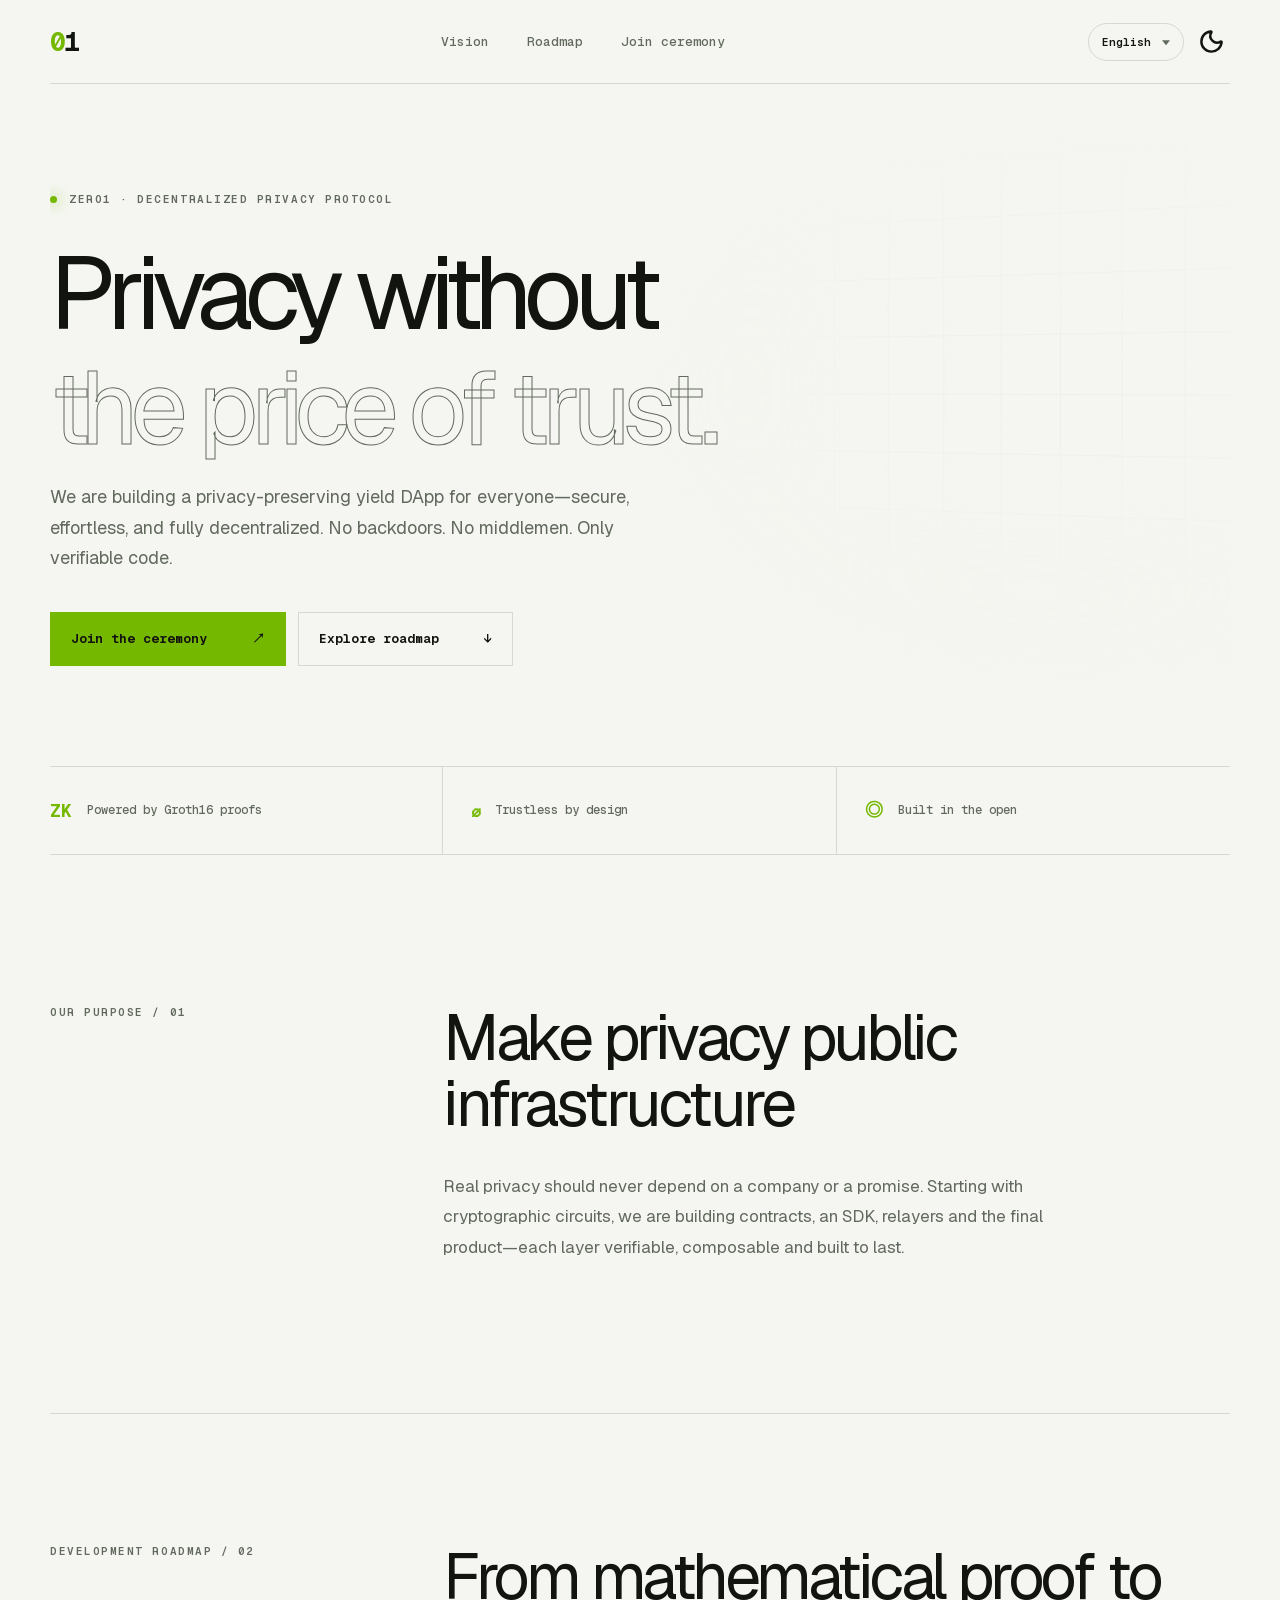
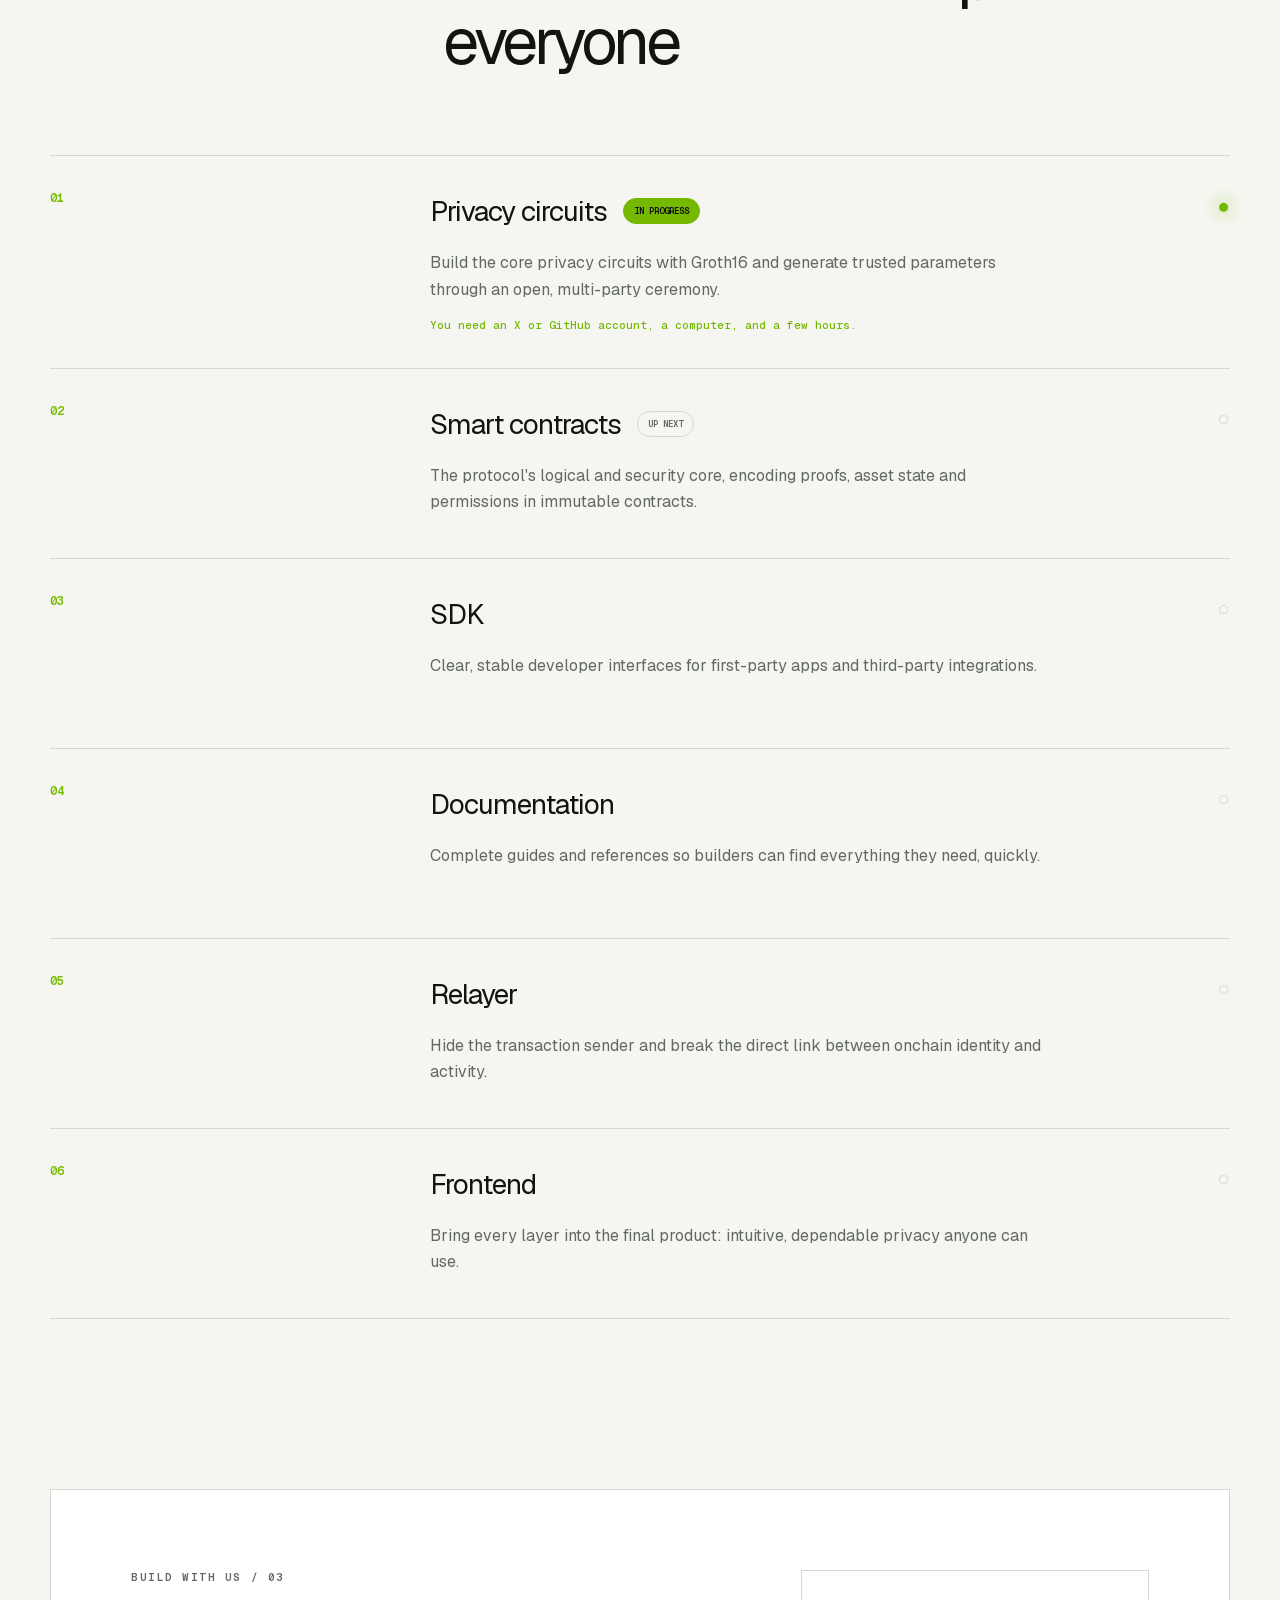
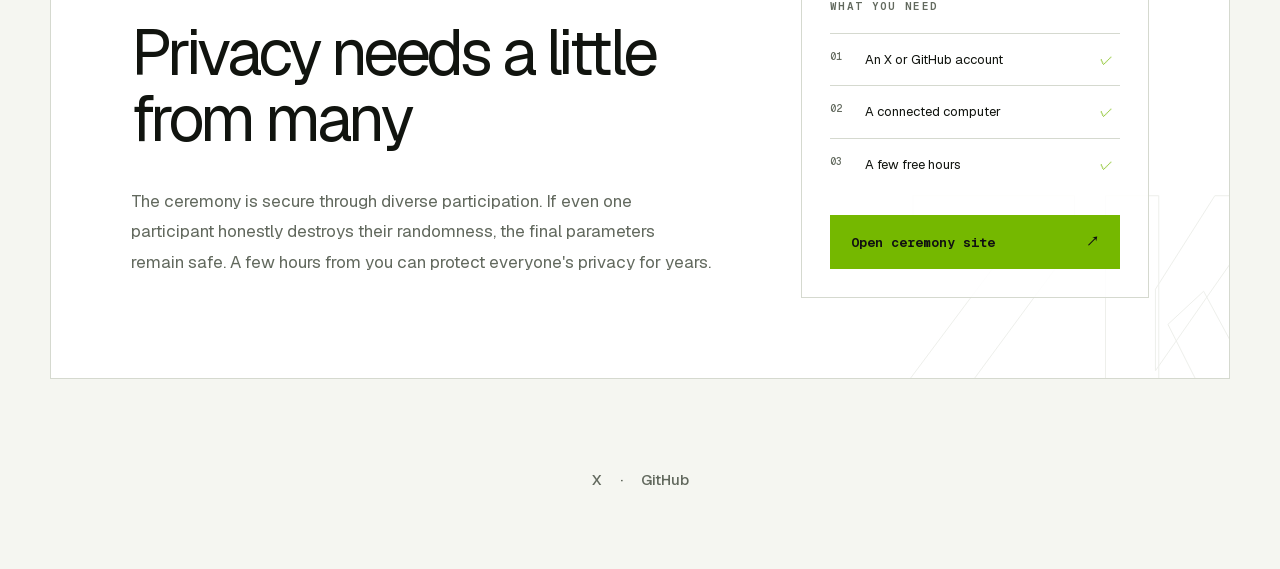
<file: index.html>
<!DOCTYPE html><html lang="zh-CN" data-theme="light"><head><meta charSet="utf-8"/><meta name="viewport" content="width=device-width, initial-scale=1"/><link rel="preload" href="/_next/static/media/797e433ab948586e-s.p.08e28id.o-okb.woff2" as="font" crossorigin="" type="font/woff2"/><link rel="preload" href="/_next/static/media/caa3a2e1cccd8315-s.p.09~u27dqhyhd6.woff2" as="font" crossorigin="" type="font/woff2"/><link rel="stylesheet" href="/_next/static/chunks/0.7u43uala9zp.css" data-precedence="next"/><link rel="preload" as="script" fetchPriority="low" href="/_next/static/chunks/0_y~2.yw5tbi8.js"/><script src="/_next/static/chunks/0r~y029nztc9r.js" async=""></script><script src="/_next/static/chunks/0hv-ibyyf2_9z.js" async=""></script><script src="/_next/static/chunks/turbopack-0wtmj9nn.8yk8.js" async=""></script><script src="/_next/static/chunks/14urytov~xgl9.js" async=""></script><script src="/_next/static/chunks/10a07bvyplku~.js" async=""></script><meta name="next-size-adjust" content=""/><title>ZERO1 — Privacy without the price of trust</title><meta name="description" content="A secure, effortless and fully decentralized privacy protocol for everyone."/><link rel="icon" href="/favicon.ico?favicon.16-b735g9nad8.ico" sizes="32x32" type="image/x-icon"/><script src="/_next/static/chunks/03~yq9q893hmn.js" noModule=""></script></head><body class="geist_b462b272-module__jVoK1W__variable geist_mono_3342dced-module__ksAy2q__variable"><div hidden=""><!--$--><!--/$--></div><main><nav class="nav shell" aria-label="Primary navigation"><a class="brand" href="#top" aria-label="Zero1 home"><span>0</span>1</a><div class="navLinks"><a href="#vision">愿景</a><a href="#roadmap">路线图</a><a href="#ceremony">参与仪式</a></div><div class="controls"><label class="languageSelect"><select aria-label="Language"><option value="zh" selected="">简体中文</option><option value="en">English</option></select></label><button type="button" aria-label="Switch to dark theme"><svg xmlns="http://www.w3.org/2000/svg" width="27" height="27" viewBox="0 0 24 24" fill="none" stroke="currentColor" stroke-width="2.2" stroke-linecap="round" stroke-linejoin="round" class="lucide lucide-moon themeMoon" aria-hidden="true"><path d="M20.985 12.486a9 9 0 1 1-9.473-9.472c.405-.022.617.46.402.803a6 6 0 0 0 8.268 8.268c.344-.215.825-.004.803.401"></path></svg></button></div></nav><section class="hero shell" id="top"><div class="gridGlow" aria-hidden="true"></div><p class="eyebrow"><i></i>ZERO1 · 去中心化隐私协议</p><h1>隐私，不应<br/><em>以信任为代价。</em></h1><p class="lede">我们正在为每一个人构建一个隐私生息 DApp：安全、好用，并且完全去中心化。没有后门，没有中间人，只有可以验证的代码。</p><div class="actions"><a class="primary" href="https://ceremony.zero1develop.com" target="_blank" rel="noreferrer">参与参数仪式<span>↗</span></a><a class="secondary" href="#roadmap">探索路线图<span>↓</span></a></div><div class="proofStrip"><span><b>ZK</b>基于 Groth16 零知识证明</span><span><b>∅</b>无需信任</span><span><b>◎</b>开放协作</span></div></section><section class="vision shell" id="vision"><p class="sectionTag">我们的目标 / 01</p><div><h2>把隐私变成公共基础设施</h2><p>真正的隐私不该依赖一家公司或一个承诺。我们从密码学电路开始，逐层构建智能合约、SDK、中继器与最终产品，让每一层都可验证、可组合、可持续。</p></div></section><section class="roadmap shell" id="roadmap"><div class="sectionHead"><p class="sectionTag">开发路线图 / 02</p><h2>从数学证明，到每个人手中</h2></div><div class="steps"><article class="step"><div class="stepNum">0<!-- -->1</div><div class="stepBody"><div class="stepTitle"><h3>隐私电路</h3><span class="active">正在进行</span></div><p>使用 Groth16 构建核心隐私电路，并通过公开的多方参数仪式生成可信参数。</p><small>需要 X 或 GitHub 账号、一台电脑，以及几小时的时间。</small></div><div class="stepMark">●</div></article><article class="step"><div class="stepNum">0<!-- -->2</div><div class="stepBody"><div class="stepTitle"><h3>智能合约</h3><span class="">下一阶段</span></div><p>协议的逻辑与安全核心。我们将把隐私证明、资产状态和权限规则写进不可篡改的合约。</p></div><div class="stepMark">○</div></article><article class="step"><div class="stepNum">0<!-- -->3</div><div class="stepBody"><div class="stepTitle"><h3>SDK</h3></div><p>为上层应用和第三方集成提供清晰、稳定的开发接口，让隐私能力触手可及。</p></div><div class="stepMark">○</div></article><article class="step"><div class="stepNum">0<!-- -->4</div><div class="stepBody"><div class="stepTitle"><h3>文档</h3></div><p>提供完整、准确的指南与参考，帮助用户和开发者快速找到构建应用所需的一切信息。</p></div><div class="stepMark">○</div></article><article class="step"><div class="stepNum">0<!-- -->5</div><div class="stepBody"><div class="stepTitle"><h3>中继器</h3></div><p>隐藏交易发送地址，切断链上身份与操作之间的直接关联。</p></div><div class="stepMark">○</div></article><article class="step"><div class="stepNum">0<!-- -->6</div><div class="stepBody"><div class="stepTitle"><h3>前端站点</h3></div><p>把所有能力汇聚成最终产品：直观、可靠，任何人都能使用的隐私 DApp。</p></div><div class="stepMark">○</div></article></div></section><section class="join shell" id="ceremony"><div class="joinCopy"><p class="sectionTag">共同构建 / 03</p><h2>隐私需要很多人的一点贡献</h2><p>参数仪式的安全性来自参与者的多样性。只要有一位参与者诚实销毁了自己的随机数，最终参数就是安全的。你的几小时，可以守护所有人的长期隐私。</p></div><div class="joinCard"><p>你需要</p><ul><li><b>0<!-- -->1</b>X 或 GitHub 账号<span>✓</span></li><li><b>0<!-- -->2</b>一台联网电脑<span>✓</span></li><li><b>0<!-- -->3</b>几小时空闲时间<span>✓</span></li></ul><a href="https://ceremony.zero1develop.com" target="_blank" rel="noreferrer">前往仪式网站<span>↗</span></a></div></section><footer class="shell"><div class="footerLinks"><a href="https://x.com/zero1develop" target="_blank" rel="noreferrer">X</a><a href="https://github.com/zero1develop" target="_blank" rel="noreferrer">GitHub</a></div></footer></main><!--$--><!--/$--><script src="/_next/static/chunks/0_y~2.yw5tbi8.js" id="_R_" async=""></script><script>(self.__next_f=self.__next_f||[]).push([0])</script><script>self.__next_f.push([1,"1:\"$Sreact.fragment\"\n2:I[54572,[\"/_next/static/chunks/14urytov~xgl9.js\"],\"default\"]\n3:I[35175,[\"/_next/static/chunks/14urytov~xgl9.js\"],\"default\"]\n4:I[8150,[\"/_next/static/chunks/14urytov~xgl9.js\"],\"ClientPageRoot\"]\n5:I[31713,[\"/_next/static/chunks/14urytov~xgl9.js\",\"/_next/static/chunks/10a07bvyplku~.js\"],\"default\"]\n8:I[41750,[\"/_next/static/chunks/14urytov~xgl9.js\"],\"OutletBoundary\"]\n9:\"$Sreact.suspense\"\nb:I[41750,[\"/_next/static/chunks/14urytov~xgl9.js\"],\"ViewportBoundary\"]\nd:I[41750,[\"/_next/static/chunks/14urytov~xgl9.js\"],\"MetadataBoundary\"]\nf:I[36501,[\"/_next/static/chunks/14urytov~xgl9.js\"],\"default\",1]\n:HL[\"/_next/static/chunks/0.7u43uala9zp.css\",\"style\"]\n:HL[\"/_next/static/media/797e433ab948586e-s.p.08e28id.o-okb.woff2\",\"font\",{\"crossOrigin\":\"\",\"type\":\"font/woff2\"}]\n:HL[\"/_next/static/media/caa3a2e1cccd8315-s.p.09~u27dqhyhd6.woff2\",\"font\",{\"crossOrigin\":\"\",\"type\":\"font/woff2\"}]\n"])</script><script>self.__next_f.push([1,"0:{\"P\":null,\"c\":[\"\",\"\"],\"q\":\"\",\"i\":false,\"f\":[[[\"\",{\"children\":[\"__PAGE__\",{}]},\"$undefined\",\"$undefined\",16],[[\"$\",\"$1\",\"c\",{\"children\":[[[\"$\",\"link\",\"0\",{\"rel\":\"stylesheet\",\"href\":\"/_next/static/chunks/0.7u43uala9zp.css\",\"precedence\":\"next\",\"crossOrigin\":\"$undefined\",\"nonce\":\"$undefined\"}],[\"$\",\"script\",\"script-0\",{\"src\":\"/_next/static/chunks/14urytov~xgl9.js\",\"async\":true,\"nonce\":\"$undefined\"}]],[\"$\",\"html\",null,{\"lang\":\"zh-CN\",\"data-theme\":\"light\",\"suppressHydrationWarning\":true,\"children\":[\"$\",\"body\",null,{\"className\":\"geist_b462b272-module__jVoK1W__variable geist_mono_3342dced-module__ksAy2q__variable\",\"children\":[\"$\",\"$L2\",null,{\"parallelRouterKey\":\"children\",\"error\":\"$undefined\",\"errorStyles\":\"$undefined\",\"errorScripts\":\"$undefined\",\"template\":[\"$\",\"$L3\",null,{}],\"templateStyles\":\"$undefined\",\"templateScripts\":\"$undefined\",\"notFound\":[[[\"$\",\"title\",null,{\"children\":\"404: This page could not be found.\"}],[\"$\",\"div\",null,{\"style\":{\"fontFamily\":\"system-ui,\\\"Segoe UI\\\",Roboto,Helvetica,Arial,sans-serif,\\\"Apple Color Emoji\\\",\\\"Segoe UI Emoji\\\"\",\"height\":\"100vh\",\"textAlign\":\"center\",\"display\":\"flex\",\"flexDirection\":\"column\",\"alignItems\":\"center\",\"justifyContent\":\"center\"},\"children\":[\"$\",\"div\",null,{\"children\":[[\"$\",\"style\",null,{\"dangerouslySetInnerHTML\":{\"__html\":\"body{color:#000;background:#fff;margin:0}.next-error-h1{border-right:1px solid rgba(0,0,0,.3)}@media (prefers-color-scheme:dark){body{color:#fff;background:#000}.next-error-h1{border-right:1px solid rgba(255,255,255,.3)}}\"}}],[\"$\",\"h1\",null,{\"className\":\"next-error-h1\",\"style\":{\"display\":\"inline-block\",\"margin\":\"0 20px 0 0\",\"padding\":\"0 23px 0 0\",\"fontSize\":24,\"fontWeight\":500,\"verticalAlign\":\"top\",\"lineHeight\":\"49px\"},\"children\":404}],[\"$\",\"div\",null,{\"style\":{\"display\":\"inline-block\"},\"children\":[\"$\",\"h2\",null,{\"style\":{\"fontSize\":14,\"fontWeight\":400,\"lineHeight\":\"49px\",\"margin\":0},\"children\":\"This page could not be found.\"}]}]]}]}]],[]],\"forbidden\":\"$undefined\",\"unauthorized\":\"$undefined\"}]}]}]]}],{\"children\":[[\"$\",\"$1\",\"c\",{\"children\":[[\"$\",\"$L4\",null,{\"Component\":\"$5\",\"serverProvidedParams\":{\"searchParams\":{},\"params\":{},\"promises\":[\"$@6\",\"$@7\"]}}],[[\"$\",\"script\",\"script-0\",{\"src\":\"/_next/static/chunks/10a07bvyplku~.js\",\"async\":true,\"nonce\":\"$undefined\"}]],[\"$\",\"$L8\",null,{\"children\":[\"$\",\"$9\",null,{\"name\":\"Next.MetadataOutlet\",\"children\":\"$@a\"}]}]]}],{},null,false,null]},null,false,null],[\"$\",\"$1\",\"h\",{\"children\":[null,[\"$\",\"$Lb\",null,{\"children\":\"$Lc\"}],[\"$\",\"div\",null,{\"hidden\":true,\"children\":[\"$\",\"$Ld\",null,{\"children\":[\"$\",\"$9\",null,{\"name\":\"Next.Metadata\",\"children\":\"$Le\"}]}]}],[\"$\",\"meta\",null,{\"name\":\"next-size-adjust\",\"content\":\"\"}]]}],false]],\"m\":\"$undefined\",\"G\":[\"$f\",[[\"$\",\"link\",\"0\",{\"rel\":\"stylesheet\",\"href\":\"/_next/static/chunks/0.7u43uala9zp.css\",\"precedence\":\"next\",\"crossOrigin\":\"$undefined\",\"nonce\":\"$undefined\"}]]],\"S\":true,\"h\":null,\"s\":\"$undefined\",\"l\":\"$undefined\",\"p\":\"$undefined\",\"d\":\"$undefined\",\"b\":\"YdZcz0b7Y62gCDJ_YJP0g\"}\n"])</script><script>self.__next_f.push([1,"6:{}\n7:\"$0:f:0:1:1:children:0:props:children:0:props:serverProvidedParams:params\"\n"])</script><script>self.__next_f.push([1,"c:[[\"$\",\"meta\",\"0\",{\"charSet\":\"utf-8\"}],[\"$\",\"meta\",\"1\",{\"name\":\"viewport\",\"content\":\"width=device-width, initial-scale=1\"}]]\n"])</script><script>self.__next_f.push([1,"10:I[15552,[\"/_next/static/chunks/14urytov~xgl9.js\"],\"IconMark\"]\na:null\ne:[[\"$\",\"title\",\"0\",{\"children\":\"ZERO1 — Privacy without the price of trust\"}],[\"$\",\"meta\",\"1\",{\"name\":\"description\",\"content\":\"A secure, effortless and fully decentralized privacy protocol for everyone.\"}],[\"$\",\"link\",\"2\",{\"rel\":\"icon\",\"href\":\"/favicon.ico?favicon.16-b735g9nad8.ico\",\"sizes\":\"32x32\",\"type\":\"image/x-icon\"}],[\"$\",\"$L10\",\"3\",{}]]\n"])</script></body></html>
</file>
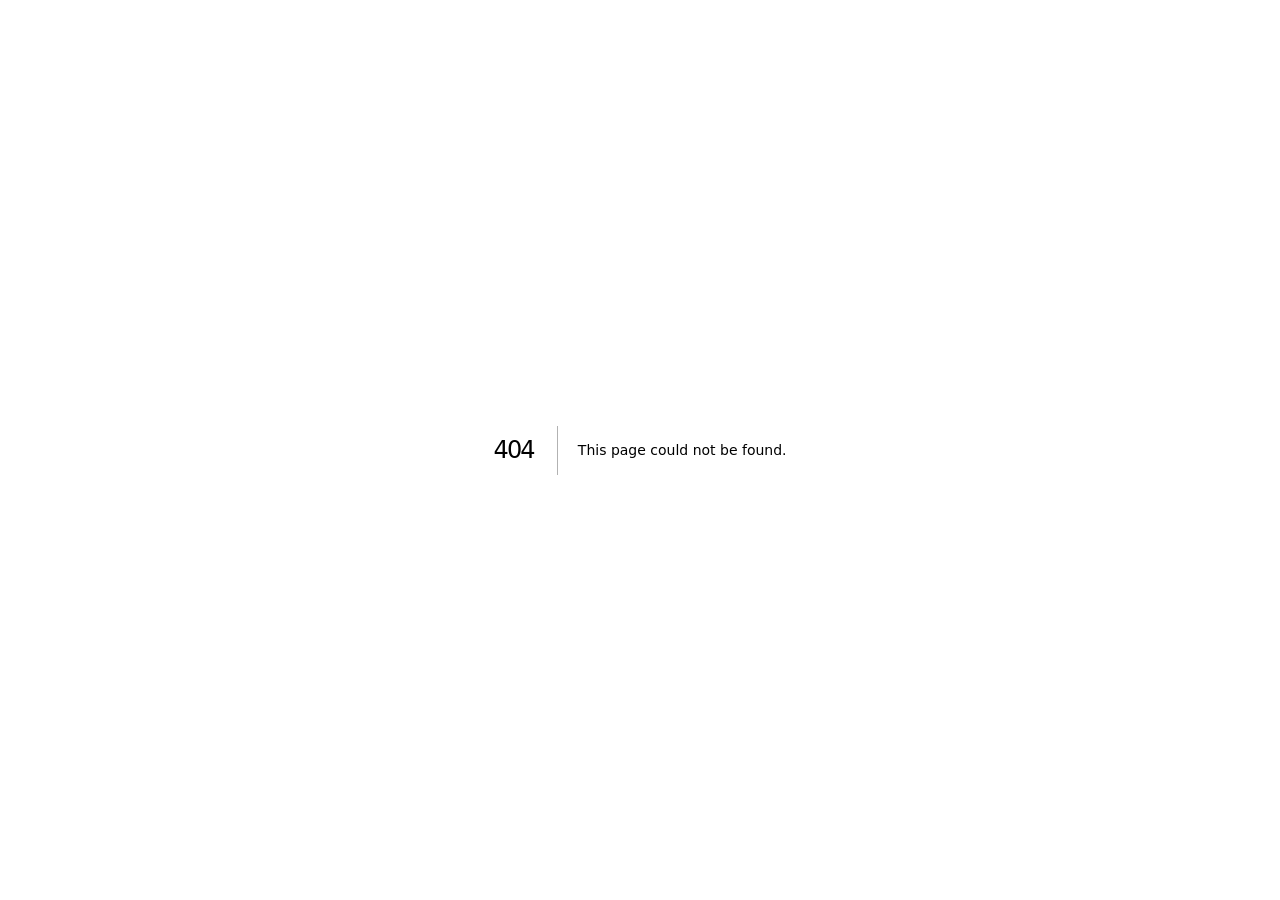
<file: 404/index.html>
<!DOCTYPE html><html lang="zh-CN" data-theme="light"><head><meta charSet="utf-8"/><meta name="viewport" content="width=device-width, initial-scale=1"/><link rel="stylesheet" href="/_next/static/chunks/0.7u43uala9zp.css" data-precedence="next"/><link rel="preload" as="script" fetchPriority="low" href="/_next/static/chunks/0_y~2.yw5tbi8.js"/><script src="/_next/static/chunks/0r~y029nztc9r.js" async=""></script><script src="/_next/static/chunks/0hv-ibyyf2_9z.js" async=""></script><script src="/_next/static/chunks/turbopack-0wtmj9nn.8yk8.js" async=""></script><script src="/_next/static/chunks/14urytov~xgl9.js" async=""></script><meta name="robots" content="noindex"/><meta name="next-size-adjust" content=""/><title>404: This page could not be found.</title><title>ZERO1 — Privacy without the price of trust</title><meta name="description" content="A secure, effortless and fully decentralized privacy protocol for everyone."/><link rel="icon" href="/favicon.ico?favicon.16-b735g9nad8.ico" sizes="32x32" type="image/x-icon"/><script src="/_next/static/chunks/03~yq9q893hmn.js" noModule=""></script></head><body class="geist_b462b272-module__jVoK1W__variable geist_mono_3342dced-module__ksAy2q__variable"><div hidden=""><!--$--><!--/$--></div><div style="font-family:system-ui,&quot;Segoe UI&quot;,Roboto,Helvetica,Arial,sans-serif,&quot;Apple Color Emoji&quot;,&quot;Segoe UI Emoji&quot;;height:100vh;text-align:center;display:flex;flex-direction:column;align-items:center;justify-content:center"><div><style>body{color:#000;background:#fff;margin:0}.next-error-h1{border-right:1px solid rgba(0,0,0,.3)}@media (prefers-color-scheme:dark){body{color:#fff;background:#000}.next-error-h1{border-right:1px solid rgba(255,255,255,.3)}}</style><h1 class="next-error-h1" style="display:inline-block;margin:0 20px 0 0;padding:0 23px 0 0;font-size:24px;font-weight:500;vertical-align:top;line-height:49px">404</h1><div style="display:inline-block"><h2 style="font-size:14px;font-weight:400;line-height:49px;margin:0">This page could not be found.</h2></div></div></div><!--$--><!--/$--><script src="/_next/static/chunks/0_y~2.yw5tbi8.js" id="_R_" async=""></script><script>(self.__next_f=self.__next_f||[]).push([0])</script><script>self.__next_f.push([1,"1:\"$Sreact.fragment\"\n2:I[54572,[\"/_next/static/chunks/14urytov~xgl9.js\"],\"default\"]\n3:I[35175,[\"/_next/static/chunks/14urytov~xgl9.js\"],\"default\"]\n4:I[41750,[\"/_next/static/chunks/14urytov~xgl9.js\"],\"OutletBoundary\"]\n5:\"$Sreact.suspense\"\n8:I[41750,[\"/_next/static/chunks/14urytov~xgl9.js\"],\"ViewportBoundary\"]\na:I[41750,[\"/_next/static/chunks/14urytov~xgl9.js\"],\"MetadataBoundary\"]\nc:I[36501,[\"/_next/static/chunks/14urytov~xgl9.js\"],\"default\",1]\n:HL[\"/_next/static/chunks/0.7u43uala9zp.css\",\"style\"]\n"])</script><script>self.__next_f.push([1,"0:{\"P\":null,\"c\":[\"\",\"_not-found\",\"\"],\"q\":\"\",\"i\":false,\"f\":[[[\"\",{\"children\":[\"/_not-found\",{\"children\":[\"__PAGE__\",{}]}]},\"$undefined\",\"$undefined\",16],[[\"$\",\"$1\",\"c\",{\"children\":[[[\"$\",\"link\",\"0\",{\"rel\":\"stylesheet\",\"href\":\"/_next/static/chunks/0.7u43uala9zp.css\",\"precedence\":\"next\",\"crossOrigin\":\"$undefined\",\"nonce\":\"$undefined\"}],[\"$\",\"script\",\"script-0\",{\"src\":\"/_next/static/chunks/14urytov~xgl9.js\",\"async\":true,\"nonce\":\"$undefined\"}]],[\"$\",\"html\",null,{\"lang\":\"zh-CN\",\"data-theme\":\"light\",\"suppressHydrationWarning\":true,\"children\":[\"$\",\"body\",null,{\"className\":\"geist_b462b272-module__jVoK1W__variable geist_mono_3342dced-module__ksAy2q__variable\",\"children\":[\"$\",\"$L2\",null,{\"parallelRouterKey\":\"children\",\"error\":\"$undefined\",\"errorStyles\":\"$undefined\",\"errorScripts\":\"$undefined\",\"template\":[\"$\",\"$L3\",null,{}],\"templateStyles\":\"$undefined\",\"templateScripts\":\"$undefined\",\"notFound\":[[[\"$\",\"title\",null,{\"children\":\"404: This page could not be found.\"}],[\"$\",\"div\",null,{\"style\":{\"fontFamily\":\"system-ui,\\\"Segoe UI\\\",Roboto,Helvetica,Arial,sans-serif,\\\"Apple Color Emoji\\\",\\\"Segoe UI Emoji\\\"\",\"height\":\"100vh\",\"textAlign\":\"center\",\"display\":\"flex\",\"flexDirection\":\"column\",\"alignItems\":\"center\",\"justifyContent\":\"center\"},\"children\":[\"$\",\"div\",null,{\"children\":[[\"$\",\"style\",null,{\"dangerouslySetInnerHTML\":{\"__html\":\"body{color:#000;background:#fff;margin:0}.next-error-h1{border-right:1px solid rgba(0,0,0,.3)}@media (prefers-color-scheme:dark){body{color:#fff;background:#000}.next-error-h1{border-right:1px solid rgba(255,255,255,.3)}}\"}}],[\"$\",\"h1\",null,{\"className\":\"next-error-h1\",\"style\":{\"display\":\"inline-block\",\"margin\":\"0 20px 0 0\",\"padding\":\"0 23px 0 0\",\"fontSize\":24,\"fontWeight\":500,\"verticalAlign\":\"top\",\"lineHeight\":\"49px\"},\"children\":404}],[\"$\",\"div\",null,{\"style\":{\"display\":\"inline-block\"},\"children\":[\"$\",\"h2\",null,{\"style\":{\"fontSize\":14,\"fontWeight\":400,\"lineHeight\":\"49px\",\"margin\":0},\"children\":\"This page could not be found.\"}]}]]}]}]],[]],\"forbidden\":\"$undefined\",\"unauthorized\":\"$undefined\"}]}]}]]}],{\"children\":[[\"$\",\"$1\",\"c\",{\"children\":[null,[\"$\",\"$L2\",null,{\"parallelRouterKey\":\"children\",\"error\":\"$undefined\",\"errorStyles\":\"$undefined\",\"errorScripts\":\"$undefined\",\"template\":[\"$\",\"$L3\",null,{}],\"templateStyles\":\"$undefined\",\"templateScripts\":\"$undefined\",\"notFound\":\"$undefined\",\"forbidden\":\"$undefined\",\"unauthorized\":\"$undefined\"}]]}],{\"children\":[[\"$\",\"$1\",\"c\",{\"children\":[[[\"$\",\"title\",null,{\"children\":\"404: This page could not be found.\"}],[\"$\",\"div\",null,{\"style\":\"$0:f:0:1:0:props:children:1:props:children:props:children:props:notFound:0:1:props:style\",\"children\":[\"$\",\"div\",null,{\"children\":[[\"$\",\"style\",null,{\"dangerouslySetInnerHTML\":{\"__html\":\"body{color:#000;background:#fff;margin:0}.next-error-h1{border-right:1px solid rgba(0,0,0,.3)}@media (prefers-color-scheme:dark){body{color:#fff;background:#000}.next-error-h1{border-right:1px solid rgba(255,255,255,.3)}}\"}}],[\"$\",\"h1\",null,{\"className\":\"next-error-h1\",\"style\":\"$0:f:0:1:0:props:children:1:props:children:props:children:props:notFound:0:1:props:children:props:children:1:props:style\",\"children\":404}],[\"$\",\"div\",null,{\"style\":\"$0:f:0:1:0:props:children:1:props:children:props:children:props:notFound:0:1:props:children:props:children:2:props:style\",\"children\":[\"$\",\"h2\",null,{\"style\":\"$0:f:0:1:0:props:children:1:props:children:props:children:props:notFound:0:1:props:children:props:children:2:props:children:props:style\",\"children\":\"This page could not be found.\"}]}]]}]}]],null,[\"$\",\"$L4\",null,{\"children\":[\"$\",\"$5\",null,{\"name\":\"Next.MetadataOutlet\",\"children\":\"$@6\"}]}]]}],{},null,false,null]},null,false,\"$@7\"]},null,false,null],[\"$\",\"$1\",\"h\",{\"children\":[[\"$\",\"meta\",null,{\"name\":\"robots\",\"content\":\"noindex\"}],[\"$\",\"$L8\",null,{\"children\":\"$L9\"}],[\"$\",\"div\",null,{\"hidden\":true,\"children\":[\"$\",\"$La\",null,{\"children\":[\"$\",\"$5\",null,{\"name\":\"Next.Metadata\",\"children\":\"$Lb\"}]}]}],[\"$\",\"meta\",null,{\"name\":\"next-size-adjust\",\"content\":\"\"}]]}],false]],\"m\":\"$undefined\",\"G\":[\"$c\",[[\"$\",\"link\",\"0\",{\"rel\":\"stylesheet\",\"href\":\"/_next/static/chunks/0.7u43uala9zp.css\",\"precedence\":\"next\",\"crossOrigin\":\"$undefined\",\"nonce\":\"$undefined\"}]]],\"S\":true,\"h\":null,\"s\":\"$undefined\",\"l\":\"$undefined\",\"p\":\"$undefined\",\"d\":\"$undefined\",\"b\":\"YdZcz0b7Y62gCDJ_YJP0g\"}\n"])</script><script>self.__next_f.push([1,"d:[]\n7:\"$Wd\"\n"])</script><script>self.__next_f.push([1,"9:[[\"$\",\"meta\",\"0\",{\"charSet\":\"utf-8\"}],[\"$\",\"meta\",\"1\",{\"name\":\"viewport\",\"content\":\"width=device-width, initial-scale=1\"}]]\n"])</script><script>self.__next_f.push([1,"e:I[15552,[\"/_next/static/chunks/14urytov~xgl9.js\"],\"IconMark\"]\n6:null\nb:[[\"$\",\"title\",\"0\",{\"children\":\"ZERO1 — Privacy without the price of trust\"}],[\"$\",\"meta\",\"1\",{\"name\":\"description\",\"content\":\"A secure, effortless and fully decentralized privacy protocol for everyone.\"}],[\"$\",\"link\",\"2\",{\"rel\":\"icon\",\"href\":\"/favicon.ico?favicon.16-b735g9nad8.ico\",\"sizes\":\"32x32\",\"type\":\"image/x-icon\"}],[\"$\",\"$Le\",\"3\",{}]]\n"])</script></body></html>
</file>
<file: _next/static/chunks/0.7u43uala9zp.css>
@font-face{font-family:Geist;font-style:normal;font-weight:100 900;font-display:swap;src:url(../media/fef07dbb0973bf53-s.12tyk43_3sh9u.woff2)format("woff2");unicode-range:U+460-52F,U+1C80-1C8A,U+20B4,U+2DE0-2DFF,U+A640-A69F,U+FE2E-FE2F}@font-face{font-family:Geist;font-style:normal;font-weight:100 900;font-display:swap;src:url(../media/8a480f0b521d4e75-s.0jzbimsg8vl84.woff2)format("woff2");unicode-range:U+301,U+400-45F,U+490-491,U+4B0-4B1,U+2116}@font-face{font-family:Geist;font-style:normal;font-weight:100 900;font-display:swap;src:url(../media/53b9e256198e5412-s.0-wfv7uh4i7h9.woff2)format("woff2");unicode-range:U+102-103,U+110-111,U+128-129,U+168-169,U+1A0-1A1,U+1AF-1B0,U+300-301,U+303-304,U+308-309,U+323,U+329,U+1EA0-1EF9,U+20AB}@font-face{font-family:Geist;font-style:normal;font-weight:100 900;font-display:swap;src:url(../media/7178b3e590c64307-s.0nx0ww8fni_q3.woff2)format("woff2");unicode-range:U+100-2BA,U+2BD-2C5,U+2C7-2CC,U+2CE-2D7,U+2DD-2FF,U+304,U+308,U+329,U+1D00-1DBF,U+1E00-1E9F,U+1EF2-1EFF,U+2020,U+20A0-20AB,U+20AD-20C4,U+2113,U+2C60-2C7F,U+A720-A7FF}@font-face{font-family:Geist;font-style:normal;font-weight:100 900;font-display:swap;src:url(../media/caa3a2e1cccd8315-s.p.09~u27dqhyhd6.woff2)format("woff2");unicode-range:U+??,U+131,U+152-153,U+2BB-2BC,U+2C6,U+2DA,U+2DC,U+304,U+308,U+329,U+2000-206F,U+20AC,U+2122,U+2191,U+2193,U+2212,U+2215,U+FEFF,U+FFFD}@font-face{font-family:Geist Fallback;src:local(Arial);ascent-override:95.94%;descent-override:28.16%;line-gap-override:0.0%;size-adjust:104.76%}.geist_b462b272-module__jVoK1W__className{font-family:Geist,Geist Fallback;font-style:normal}.geist_b462b272-module__jVoK1W__variable{--font-sans:"Geist", "Geist Fallback"}
@font-face{font-family:Geist Mono;font-style:normal;font-weight:100 900;font-display:swap;src:url(../media/5ce348bf30bf5439-s.0zgw-jeven.3w.woff2)format("woff2");unicode-range:U+460-52F,U+1C80-1C8A,U+20B4,U+2DE0-2DFF,U+A640-A69F,U+FE2E-FE2F}@font-face{font-family:Geist Mono;font-style:normal;font-weight:100 900;font-display:swap;src:url(../media/4fa387ec64143e14-s.0wkzw~je483f-.woff2)format("woff2");unicode-range:U+301,U+400-45F,U+490-491,U+4B0-4B1,U+2116}@font-face{font-family:Geist Mono;font-style:normal;font-weight:100 900;font-display:swap;src:url(../media/6306c77e7c8268e4-s.0rhz0arwfsn~5.woff2)format("woff2");unicode-range:U+2000-2001,U+2004-2008,U+200A,U+23B8-23BD,U+2500-259F}@font-face{font-family:Geist Mono;font-style:normal;font-weight:100 900;font-display:swap;src:url(../media/7d817b4c03b0c5f1-s.0l76wvqk9d84w.woff2)format("woff2");unicode-range:U+102-103,U+110-111,U+128-129,U+168-169,U+1A0-1A1,U+1AF-1B0,U+300-301,U+303-304,U+308-309,U+323,U+329,U+1EA0-1EF9,U+20AB}@font-face{font-family:Geist Mono;font-style:normal;font-weight:100 900;font-display:swap;src:url(../media/bbc41e54d2fcbd21-s.0k4k9394f2q-k.woff2)format("woff2");unicode-range:U+100-2BA,U+2BD-2C5,U+2C7-2CC,U+2CE-2D7,U+2DD-2FF,U+304,U+308,U+329,U+1D00-1DBF,U+1E00-1E9F,U+1EF2-1EFF,U+2020,U+20A0-20AB,U+20AD-20C4,U+2113,U+2C60-2C7F,U+A720-A7FF}@font-face{font-family:Geist Mono;font-style:normal;font-weight:100 900;font-display:swap;src:url(../media/797e433ab948586e-s.p.08e28id.o-okb.woff2)format("woff2");unicode-range:U+??,U+131,U+152-153,U+2BB-2BC,U+2C6,U+2DA,U+2DC,U+304,U+308,U+329,U+2000-206F,U+20AC,U+2122,U+2191,U+2193,U+2212,U+2215,U+FEFF,U+FFFD}@font-face{font-family:Geist Mono Fallback;src:local(Arial);ascent-override:74.67%;descent-override:21.92%;line-gap-override:0.0%;size-adjust:134.59%}.geist_mono_3342dced-module__ksAy2q__className{font-family:Geist Mono,Geist Mono Fallback;font-style:normal}.geist_mono_3342dced-module__ksAy2q__variable{--font-mono:"Geist Mono", "Geist Mono Fallback"}
@layer theme{:root,:host{--font-sans:ui-sans-serif, system-ui, sans-serif, "Apple Color Emoji", "Segoe UI Emoji", "Segoe UI Symbol", "Noto Color Emoji";--font-mono:ui-monospace, SFMono-Regular, Menlo, Monaco, Consolas, "Liberation Mono", "Courier New", monospace;--spacing:.25rem;--default-font-family:var(--font-sans);--default-mono-font-family:var(--font-mono)}}@layer base{*,:after,:before,::backdrop{box-sizing:border-box;border:0 solid;margin:0;padding:0}::file-selector-button{box-sizing:border-box;border:0 solid;margin:0;padding:0}html,:host{-webkit-text-size-adjust:100%;tab-size:4;line-height:1.5;font-family:var(--default-font-family,ui-sans-serif, system-ui, sans-serif, "Apple Color Emoji", "Segoe UI Emoji", "Segoe UI Symbol", "Noto Color Emoji");font-feature-settings:var(--default-font-feature-settings,normal);font-variation-settings:var(--default-font-variation-settings,normal);-webkit-tap-highlight-color:transparent}hr{height:0;color:inherit;border-top-width:1px}abbr:where([title]){-webkit-text-decoration:underline dotted;text-decoration:underline dotted}h1,h2,h3,h4,h5,h6{font-size:inherit;font-weight:inherit}a{color:inherit;-webkit-text-decoration:inherit;-webkit-text-decoration:inherit;-webkit-text-decoration:inherit;-webkit-text-decoration:inherit;text-decoration:inherit}b,strong{font-weight:bolder}code,kbd,samp,pre{font-family:var(--default-mono-font-family,ui-monospace, SFMono-Regular, Menlo, Monaco, Consolas, "Liberation Mono", "Courier New", monospace);font-feature-settings:var(--default-mono-font-feature-settings,normal);font-variation-settings:var(--default-mono-font-variation-settings,normal);font-size:1em}small{font-size:80%}sub,sup{vertical-align:baseline;font-size:75%;line-height:0;position:relative}sub{bottom:-.25em}sup{top:-.5em}table{text-indent:0;border-color:inherit;border-collapse:collapse}:-moz-focusring{outline:auto}progress{vertical-align:baseline}summary{display:list-item}ol,ul,menu{list-style:none}img,svg,video,canvas,audio,iframe,embed,object{vertical-align:middle;display:block}img,video{max-width:100%;height:auto}button,input,select,optgroup,textarea{font:inherit;font-feature-settings:inherit;font-variation-settings:inherit;letter-spacing:inherit;color:inherit;opacity:1;background-color:#0000;border-radius:0}::file-selector-button{font:inherit;font-feature-settings:inherit;font-variation-settings:inherit;letter-spacing:inherit;color:inherit;opacity:1;background-color:#0000;border-radius:0}:where(select:is([multiple],[size])) optgroup{font-weight:bolder}:where(select:is([multiple],[size])) optgroup option{padding-inline-start:20px}::file-selector-button{margin-inline-end:4px}::placeholder{opacity:1}@supports (not ((-webkit-appearance:-apple-pay-button))) or (contain-intrinsic-size:1px){::placeholder{color:currentColor}@supports (color:color-mix(in lab, red, red)){::placeholder{color:color-mix(in oklab, currentcolor 50%, transparent)}}}textarea{resize:vertical}::-webkit-search-decoration{-webkit-appearance:none}::-webkit-date-and-time-value{min-height:1lh;text-align:inherit}::-webkit-datetime-edit{display:inline-flex}::-webkit-datetime-edit-fields-wrapper{padding:0}::-webkit-datetime-edit{padding-block:0}::-webkit-datetime-edit-year-field{padding-block:0}::-webkit-datetime-edit-month-field{padding-block:0}::-webkit-datetime-edit-day-field{padding-block:0}::-webkit-datetime-edit-hour-field{padding-block:0}::-webkit-datetime-edit-minute-field{padding-block:0}::-webkit-datetime-edit-second-field{padding-block:0}::-webkit-datetime-edit-millisecond-field{padding-block:0}::-webkit-datetime-edit-meridiem-field{padding-block:0}::-webkit-calendar-picker-indicator{line-height:1}:-moz-ui-invalid{box-shadow:none}button,input:where([type=button],[type=reset],[type=submit]){appearance:button}::file-selector-button{appearance:button}::-webkit-inner-spin-button{height:auto}::-webkit-outer-spin-button{height:auto}[hidden]:where(:not([hidden=until-found])){display:none!important}}@layer components;@layer utilities{.static{position:static}.start{inset-inline-start:var(--spacing)}.contents{display:contents}}:root{--bg:#090a09;--panel:#101210;--fg:#f0f3ed;--muted:#929990;--line:#292d29;--acid:#b8ff2c;--soft:#151814;--lightningcss-light: ;--lightningcss-dark:initial;color-scheme:dark}:root[data-theme=light]{--bg:#f5f6f1;--panel:#fff;--fg:#11140f;--muted:#62695e;--line:#d5d9cf;--acid:#75b800;--soft:#e9ece4;--lightningcss-light:initial;--lightningcss-dark: ;color-scheme:light}*{box-sizing:border-box}html{scroll-behavior:smooth;background:var(--bg)}body{background:var(--bg);color:var(--fg);font-family:var(--font-sans), sans-serif;margin:0;transition:background .3s,color .3s}a{color:inherit;text-decoration:none}button{font:inherit}.shell{width:min(1180px,100% - 48px);margin-inline:auto}.nav{border-bottom:1px solid var(--line);z-index:3;justify-content:space-between;align-items:center;height:84px;display:flex;position:relative}.brand{font:700 27px/1 var(--font-mono);letter-spacing:-.06em}.brand span{color:var(--acid)}.navLinks{font:500 13px/1 var(--font-mono);color:var(--muted);gap:38px;display:flex}.navLinks a:hover{color:var(--fg)}.controls{z-index:5;touch-action:manipulation;align-items:center;gap:8px;display:flex;position:relative}.controls button{width:38px;height:38px;color:var(--fg);cursor:pointer;font:500 28px/1 var(--font-mono);background:0 0;border:0;border-radius:50%;padding:0}.controls button:hover{color:var(--acid)}.themeMoon{margin:auto;display:block}.languageSelect{align-items:center;height:38px;display:flex;position:relative}.languageSelect:after{content:"";border-left:4px solid #0000;border-right:4px solid #0000;border-top:5px solid var(--muted);pointer-events:none;width:0;height:0;position:absolute;top:50%;right:14px;transform:translateY(-35%)}.languageSelect select{appearance:none;border:1px solid var(--line);background:var(--bg);width:96px;height:38px;color:var(--fg);cursor:pointer;touch-action:manipulation;font:600 11px var(--font-mono);border-radius:99px;outline:none;padding:0 28px 0 13px;display:block}.languageSelect select:hover,.languageSelect select:focus-visible{border-color:var(--acid)}.hero{min-height:760px;padding:108px 0 0;position:relative;overflow:hidden}.gridGlow{z-index:0;background:linear-gradient(90deg,var(--bg) 0%,transparent 28%),linear-gradient(0deg,var(--bg),transparent 32%),repeating-linear-gradient(90deg,transparent 0 59px,var(--line) 60px),repeating-linear-gradient(0deg,transparent 0 59px,var(--line) 60px);opacity:.45;height:610px;position:absolute;inset:0 -20vw auto 45%;transform:perspective(500px)rotateY(-8deg);-webkit-mask-image:radial-gradient(#000,#0000 68%);mask-image:radial-gradient(#000,#0000 68%)}.hero>:not(.gridGlow){z-index:1;position:relative}.eyebrow,.sectionTag{color:var(--muted);font:600 11px/1.4 var(--font-mono);letter-spacing:.14em;text-transform:uppercase}.eyebrow i{background:var(--acid);width:7px;height:7px;box-shadow:0 0 15px var(--acid);border-radius:50%;margin-right:12px;display:inline-block}h1{letter-spacing:-.075em;max-width:1000px;margin:35px 0;font-size:clamp(58px,8vw,112px);line-height:1}h1 em{color:#0000;-webkit-text-stroke:1px var(--muted);font-style:normal;display:inline-block;transform:translateY(.12em)}.lede{max-width:620px;color:var(--muted);font-size:18px;line-height:1.7}.actions{gap:12px;margin-top:38px;display:flex}.actions a,.joinCard>a{height:54px;font:650 13px var(--font-mono);border:1px solid var(--line);justify-content:space-between;align-items:center;gap:45px;padding:0 20px;display:inline-flex}.actions .primary,.joinCard>a{background:var(--acid);color:#111;border-color:var(--acid)}.actions a:hover,.joinCard>a:hover{transform:translateY(-2px)}.proofStrip{border-top:1px solid var(--line);grid-template-columns:repeat(3,1fr);min-height:88px;margin-top:100px;display:grid}.proofStrip span{color:var(--muted);font:500 12px var(--font-mono);border-right:1px solid var(--line);align-items:center;gap:15px;display:flex}.proofStrip span:nth-child(n+2){padding-left:28px}.proofStrip span:last-child{border:none}.proofStrip b{color:var(--acid);font-size:18px}.vision{border-top:1px solid var(--line);grid-template-columns:1fr 2fr;padding-block:150px;display:grid}.vision h2,.sectionHead h2,.join h2{letter-spacing:-.055em;margin:0;font-size:clamp(40px,5vw,68px);line-height:1.03}.vision>div>p,.joinCopy>p:last-child{color:var(--muted);max-width:650px;margin-top:34px;font-size:17px;line-height:1.8}.roadmap{border-top:1px solid var(--line);padding-block:130px}.sectionHead{grid-template-columns:1fr 2fr;margin-bottom:80px;display:grid}.steps{border-top:1px solid var(--line)}.step{border-bottom:1px solid var(--line);grid-template-columns:1fr 2fr 40px;min-height:190px;padding:34px 0;transition:padding .25s,background .25s;display:grid}.step:hover{background:linear-gradient(90deg,transparent,var(--soft),transparent);padding-inline:12px}.stepNum{color:var(--acid);font:600 12px var(--font-mono)}.stepTitle{align-items:center;gap:16px;display:flex}.step h3{letter-spacing:-.035em;margin:0;font-size:28px}.stepTitle span{border:1px solid var(--line);color:var(--muted);font:600 9px var(--font-mono);text-transform:uppercase;border-radius:99px;padding:6px 10px}.stepTitle .active{color:#111;background:var(--acid);border-color:var(--acid)}.stepBody>p{color:var(--muted);max-width:620px;margin:18px 0 0;line-height:1.65}.stepBody small{color:var(--acid);font:500 11px/1.5 var(--font-mono);margin-top:14px;display:block}.stepMark{color:var(--line);text-align:right;font-size:21px}.step:first-child .stepMark{color:var(--acid);text-shadow:0 0 18px var(--acid)}.join{background:var(--panel);border:1px solid var(--line);grid-template-columns:1.25fr .75fr;gap:90px;margin-block:40px 10px;padding:80px;display:grid;position:relative;overflow:hidden}.join:before{content:"ZK";font:800 330px/1 var(--font-mono);color:#0000;-webkit-text-stroke:1px var(--line);opacity:.4;position:absolute;bottom:-100px;right:-60px}.join>*{z-index:1;position:relative}.joinCopy .sectionTag{margin-bottom:35px}.joinCard{border:1px solid var(--line);background:var(--panel);padding:28px}@supports (color:color-mix(in lab, red, red)){.joinCard{background:color-mix(in srgb,var(--panel) 90%,transparent)}}.joinCard>p{color:var(--muted);font:600 11px var(--font-mono);text-transform:uppercase;letter-spacing:.12em;margin:0 0 20px}.joinCard ul{margin:0 0 25px;padding:0;list-style:none}.joinCard li{border-top:1px solid var(--line);grid-template-columns:35px 1fr 20px;padding:16px 0;font-size:13px;display:grid}.joinCard li b{color:var(--muted);font:500 10px var(--font-mono)}.joinCard li span{color:var(--acid)}.joinCard>a{width:100%;display:flex}footer{min-height:180px;color:var(--muted);justify-content:center;align-items:center;display:flex}.footerLinks{font:500 15px var(--font-sans);justify-content:center;align-items:center;gap:0;display:flex}.footerLinks a{color:var(--muted);align-items:center;display:inline-flex}.footerLinks a+a:before{content:"·";color:var(--muted);margin:0 18px}.footerLinks a:hover{color:var(--fg)}@media (max-width:760px){.shell{width:min(100% - 28px,1180px)}.nav{height:70px}.navLinks{display:none}.hero{min-height:700px;padding-top:45px}h1{font-size:clamp(51px,15vw,80px)}.lede{font-size:16px}.actions{flex-direction:column}.actions a{width:100%}.proofStrip{grid-template-columns:1fr;margin-top:70px;padding-block:12px}.proofStrip span{border-right:0;min-height:50px}.proofStrip span:nth-child(n+2){padding-left:20px}.vision,.sectionHead{grid-template-columns:1fr;gap:30px}.vision{padding-block:70px}.roadmap{padding:95px 0 20px}.sectionHead{margin-bottom:55px}.step{grid-template-columns:45px 1fr 20px;min-height:220px}.step:nth-child(n+3){min-height:140px;padding-block:24px}.stepTitle{flex-direction:column;align-items:flex-start}.step h3{font-size:24px}.join{grid-template-columns:1fr;gap:45px;margin-top:40px;margin-bottom:10px;padding:20px 22px}.join h2{font-size:42px}footer{min-height:70px}}@media (prefers-reduced-motion:reduce){html{scroll-behavior:auto}*{transition:none!important}}
</file>
